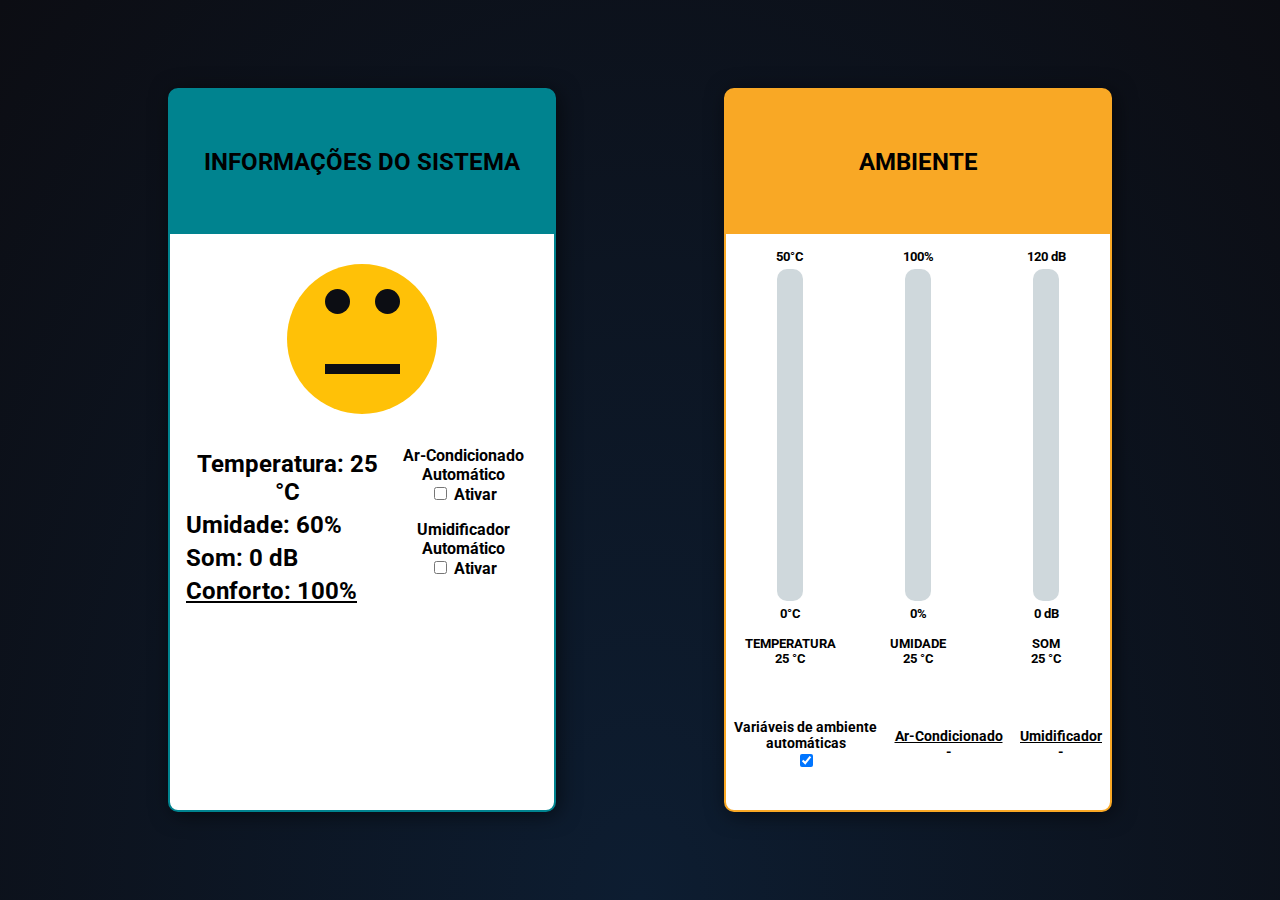
<file: conforto/index.html>
<!DOCTYPE html>
<html>
  <head>
    <title>Módulo de conforto</title>
    <link rel="stylesheet" type="text/css" href="./index.css" />
    <link rel="preconnect" href="https://fonts.googleapis.com" />
    <link rel="preconnect" href="https://fonts.gstatic.com" crossorigin />
    <link
      href="https://fonts.googleapis.com/css2?family=Roboto&display=swap"
      rel="stylesheet"
    />
    <script src="./index.js"></script>
  </head>
  <body>
    <div class="container">
      <div class="infoContainer" style="border-color: #00838f">
        <div style="background-color: #00838f" class="tituloContainer">
          INFORMAÇÕES DO SISTEMA
        </div>
        <div class="moduloContainer">
          <div class="smiley" id="smiley">
            <div class="olhos">
              <div class="olho"></div>
              <div class="olho"></div>
            </div>
            <div class="sorriso" id="sorriso"></div>
          </div>
          <div class="informacoesModulo">
            <div class="textosModulo">
              <span id="spanTemperatura" style="margin-top: 20px"
                >Temperatura: 25 °C</span
              >
              <span id="spanUmidade" style="margin-top: 5px">Umidade: 60%</span>
              <span id="spanSom" style="margin-top: 5px">Som: 0 dB</span>
              <span
                id="spanConforto"
                style="margin-top: 5px; text-decoration: underline"
                >Conforto: 100%</span
              >
            </div>
            <div class="controlesModulo">
              <div class="controlador">
                <span>Ar-Condicionado Automático</span>
                <br />
                <input type="checkbox" onclick="handleInputControlador(this, 'arCondicionado')" />
                <span>Ativar</span>
              </div>
              <div class="controlador">
                <span>Umidificador Automático</span>
                <br />
                <input type="checkbox" onclick="handleInputControlador(this, 'umidificador')" />
                <span>Ativar</span>
              </div>
            </div>
          </div>
        </div>
      </div>
      <div class="infoContainer" style="border-color: #f9a825">
        <div style="background-color: #f9a825" class="tituloContainer">
          AMBIENTE
        </div>
        <div class="containerVariaveis">
          <div class="variavel">
            <span style="margin-top: 15px">50°C</span>
            <div class="medidor">
              <div id="medidorTemperatura" class="clickerMedidor"></div>
              <div id="valorTemperatura" class="valorMedidor"></div>
            </div>
            <span style="margin-bottom: 15px">0°C</span>
            <span>TEMPERATURA</span>
            <span id="valorTemperaturaTexto">25 °C</span>
          </div>
          <div class="variavel">
            <span style="margin-top: 15px">100%</span>
            <div class="medidor">
              <div id="medidorUmidade" class="clickerMedidor"></div>
              <div id="valorUmidade" class="valorMedidor"></div>
            </div>
            <span style="margin-bottom: 15px">0%</span>
            <span>UMIDADE</span>
            <span id="valorUmidadeTexto">25 °C</span>
          </div>
          <div class="variavel">
            <span style="margin-top: 15px">120 dB</span>
            <div class="medidor">
              <div id="medidorSom" class="clickerMedidor"></div>
              <div id="valorSom" class="valorMedidor"></div>
            </div>
            <span style="margin-bottom: 15px">0 dB</span>
            <span>SOM</span>
            <span id="valorSomTexto">25 °C</span>
          </div>
        </div>
        <div class="config">
          <div class="controleVariaveisAutomaticas">
            <span
              >Variáveis de ambiente <br />
              automáticas</span
            >
            <input
              type="checkbox"
              id="scales"
              name="scales"
              onclick="clickAutomatico(this)"
              checked
            />
          </div>
          <div class="statusControlador">
            <span style="text-decoration: underline">Ar-Condicionado</span>
            <br />
            <span id="statusArCondicionado">-</span>
          </div>
          <div class="statusControlador">
            <span style="text-decoration: underline">Umidificador</span>
            <br />
            <span id="statusUmidificador">-</span>
          </div>
        </div>
      </div>
    </div>
  </body>
</html>
</file>
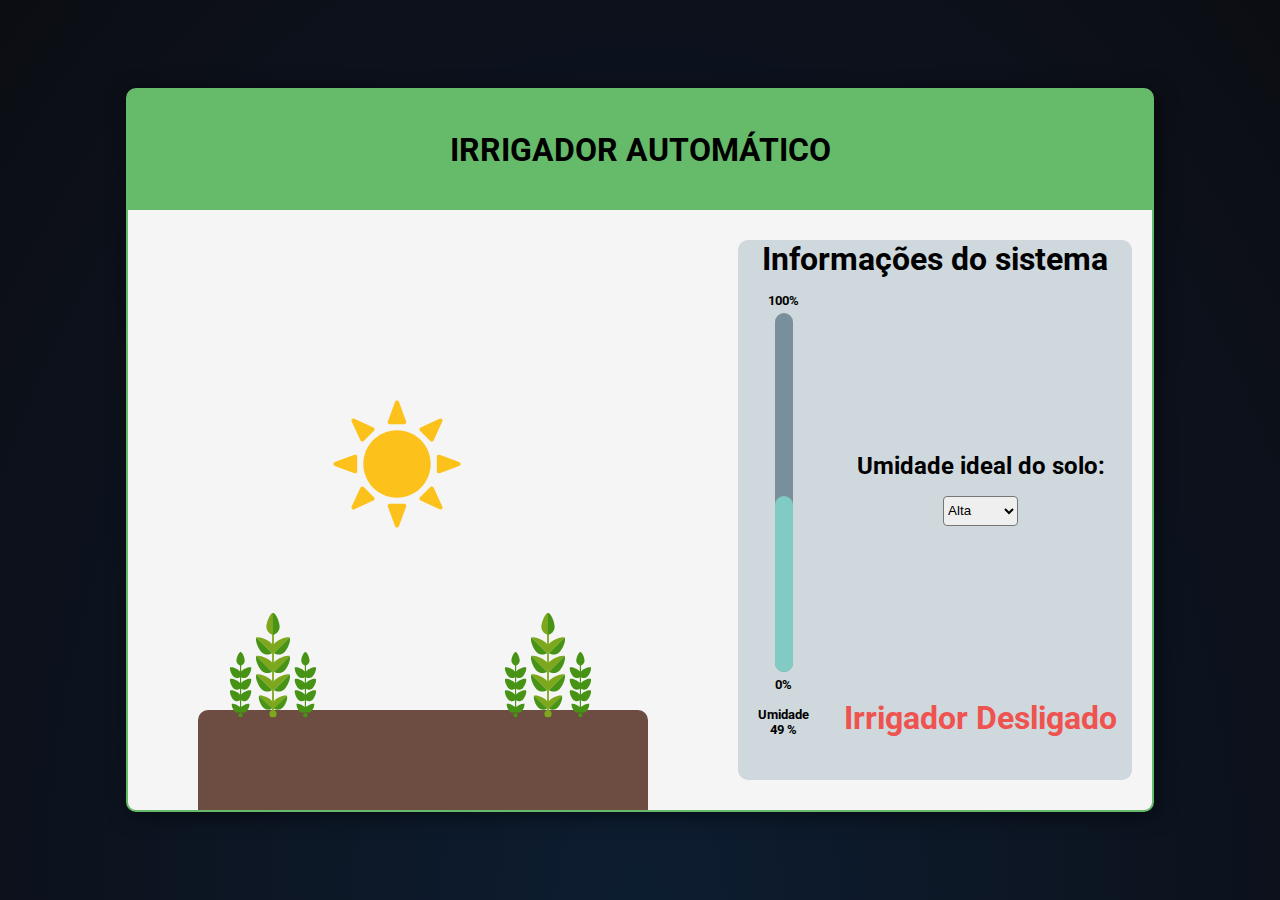
<file: irrigador/index.html>
<!DOCTYPE html>
<html>
  <head>
    <title>Módulo de conforto</title>
    <link rel="stylesheet" type="text/css" href="./index.css" />
    <link rel="preconnect" href="https://fonts.googleapis.com" />
    <link rel="preconnect" href="https://fonts.gstatic.com" crossorigin />
    <link
      href="https://fonts.googleapis.com/css2?family=Roboto&display=swap"
      rel="stylesheet"
    />
    <script src="./index.js"></script>
  </head>
  <body>
    <div class="container">
      <div class="infoContainer" style="border-color: #66bb6a">
        <div style="background-color: #66bb6a" class="tituloContainer">
          IRRIGADOR AUTOMÁTICO
        </div>
        <div class="cardConteudo">
          <div class="containerJardim">
            <div class="jardim">
              <div class="containerPlanta">
                <img style="transform: scale(0.7)" src="planta.svg" />
              </div>
              <div class="containerPlanta" style="left: 275px">
                <img style="transform: scale(0.7)" src="planta.svg" />
              </div>
              <div class="containerIrrigador">
                <img
                  style="transform: scale(1.3)"
                  id="irrigador"
                  src="fonte.svg"
                />
              </div>
              <div class="containerSol">
                <img src="sol.svg" />
              </div>
            </div>
          </div>
          <div class="containerModulo">
            <span style="margin: 10px">Informações do sistema</span>
            <div class="containerInfoModulo">
              <div class="containerMedidor">
                <div class="variavel">
                  <span style="margin-top: 15px">100%</span>
                  <div class="medidor">
                    <div id="medidorUmidade" class="clickerMedidor"></div>
                    <div id="valorUmidade" class="valorMedidor"></div>
                  </div>
                  <span style="margin-bottom: 15px">0%</span>
                  <span>Umidade</span>
                  <span id="valorUmidadeTexto">50 %</span>
                </div>
              </div>
              <div class="config">
                <span style="font-size: 24px; margin-top: auto"
                  >Umidade ideal do solo:</span
                >
                <select name="Umidade ideal" id="seletorUmidade">
                  <option value="umidadeAlta">Alta</option>
                  <option value="umidadeMedia">Média</option>
                  <option value="umidadeBaixa">Baixa</option>
                </select>
                <span
                  style="margin-top: auto; color: #ef5350"
                  id="mensagemIrrigador"
                  >Irrigador Desligado</span
                >
              </div>
            </div>
          </div>
        </div>
      </div>
    </div>
  </body>
</html>
</file>
<file: conforto/index.css>
html,
body {
  background: radial-gradient(ellipse at bottom, #0d1d31 0%, #0c0d13 100%);
  margin: 0;
  padding: 0;
  height: 100vh;
  width: 100vw;
  font-family: Roboto, sans-serif;
}

.container {
  display: flex;
  flex-direction: row;
  align-items: center;
  justify-content: space-evenly;
  height: 100%;
  width: 100%;
}

.infoContainer {
  width: 30vw;
  height: 80vh;
  border-radius: 10px;
  border-width: 2px;
  border-style: solid;
  box-shadow: 3px 3px 21px -1px rgba(0, 0, 0, 0.59);
  background-color: white;

  display: flex;
  flex-direction: column;
  justify-content: start;
  text-align: center;
  font-weight: bold;
  font-size: 24px;
}

.tituloContainer {
  display: flex;
  align-items: center;
  justify-content: center;
  border-radius: 5px 5px 0px 0px;
  height: 20%;
  width: 100%;
}

.containerVariaveis {
  height: 60%;
  display: flex;
  flex-direction: row;
  justify-content: center;
  margin-bottom: 16px;
}

.moduloContainer {
  height: 80%;
  display: flex;
  flex-direction: column;
  align-items: center;
}

.variavel {
  display: flex;
  flex-direction: column;
  align-items: center;
  width: calc(100% / 3);
  overflow: hidden;
  font-size: small;
}

.medidor {
  border-radius: 10px;
  background-color: #cfd8dc;
  height: 80%;
  width: 20%;
  position: relative;
  margin: 5px;
}

.config {
  display: flex;
  flex-direction: row;
  align-items: center;
  justify-content: space-between;
  font-size: 14px;
  height: 15%;
  margin: 8px;
}

.valorMedidor {
  position: absolute;
  bottom: 0;
  left: 0;
  border-radius: 10px;
  width: 100%;
  background-color: #80cbc4;
  transition: height 0.5s;
  -webkit-transition: height 0.5s;
}

.clickerMedidor {
  position: absolute;
  height: 100%;
  width: 100%;
  z-index: 5;
  cursor: pointer;
}

.smiley {
  margin-top: 30px;
  height: 150px;
  width: 150px;
  border-radius: 50%;
  background-color: #ffc107;
  position: relative;
}

.olhos {
  position: absolute;
  top: 25px;
  left: 25px;
  display: flex;
  flex-direction: row;
  justify-content: space-around;
  width: 100px;
}

.olho {
  background-color: #0c0d13;
  width: 25px;
  height: 25px;
  border-radius: 50%;
}

.sorriso {
  position: absolute;
  top: 50px;
  left: 38px;
  width: 75px;
  height: 50px;
  border-bottom: 10px solid #0c0d13;
}

.textosModulo {
  display: flex;
  flex-direction: column;
  align-items: flex-start;
  width: 80%;
}

.informacoesModulo {
  display: flex;
  flex-direction: row;
  padding: 16px
}

.controlesModulo {
  font-size: 16px;
}

.controlador {
  margin-top: 16px;
}

.statusControlador{
  margin-left: 16px;
}

.controleVariaveisAutomaticas{
  display: flex;
  flex-direction: column;
  align-items: center;
}
</file>
<file: irrigador/index.css>
html,
body {
  background: radial-gradient(ellipse at bottom, #0d1d31 0%, #0c0d13 100%);
  margin: 0;
  padding: 0;
  height: 100vh;
  width: 100vw;
  font-family: Roboto, sans-serif;
}

.container {
  display: flex;
  flex-direction: row;
  align-items: center;
  justify-content: space-evenly;
  height: 100%;
  width: 100%;
}

.infoContainer {
  width: 80vw;
  height: 80vh;
  border-radius: 10px;
  border-width: 2px;
  border-style: solid;
  box-shadow: 3px 3px 21px -1px rgba(0, 0, 0, 0.59);
  background-color: whitesmoke;

  display: flex;
  flex-direction: column;
  justify-content: start;
  text-align: center;
  font-weight: bold;
  font-size: 32px;
}

.tituloContainer {
  display: flex;
  align-items: center;
  justify-content: center;
  border-radius: 5px 5px 0px 0px;
  height: 20%;
  width: 100%;
}

.cardConteudo {
  display: flex;
  flex-direction: row;
  align-items: center;
  align-items: center;
  height: 100%;
}

.containerJardim {
  display: flex;
  align-items: flex-end;
  height: 100%;
  width: 60%;
}

.containerModulo {
  height: 90%;
  width: 40%;
  margin: 20px;
  border-radius: 10px;
  background-color: #cfd8dc;
}

.jardim {
  position: relative;
  background-color: #6d4c41;
  width: 450px;
  height: 100px;
  margin-left: auto;
  margin-right: auto;
  border-radius: 10px 10px 0px 0px;
}

.containerPlanta {
  position: absolute;
  top: -120px;
  height: 150px;
  width: 150px;
}

.containerIrrigador {
  position: absolute;
  top: -15px;
  left: 135px;
  height: 50px;
  width: 150px;
}

.containerSol {
  position: absolute;
  top: -310px;
  left: 135px;
}

.containerInfoModulo {
  display: flex;
  flex-direction: row;
  align-items: center;
  justify-content: space-between;
  height: 85%;
}

.containerMedidor {
  display: flex;
  flex-direction: column;
  align-items: center;
  width: calc(100% / 3);
  height: 100%;
  overflow: hidden;
  font-size: small;
  width: 30%;
}

.variavel {
  display: flex;
  flex-direction: column;
  align-items: center;
  width: 100%;
  height: 100%;
  overflow: hidden;
  font-size: small;
}

.medidor {
  border-radius: 10px;
  background-color: #78909c;
  height: 80%;
  width: 20%;
  position: relative;
  margin: 5px;
}

.valorMedidor {
  position: absolute;
  bottom: 0;
  left: 0;
  border-radius: 10px;
  width: 100%;
  height: 50%;
  background-color: #80cbc4;
  transition: height 0.5s;
  -webkit-transition: height 0.5s;
}

.config {
  height: 100%;
  width: 100%;
  display: flex;
  flex-direction: column;
  align-items: center;
  justify-content: center;
}

label {
  font-size: 16px;
  margin-right: 20px;
}

#irrigador {
  display: none;
}

#seletorUmidade{
  width: 75px;
  height: 30px;
  border-radius: 4px;
  margin-top: 16px;
}
</file>
